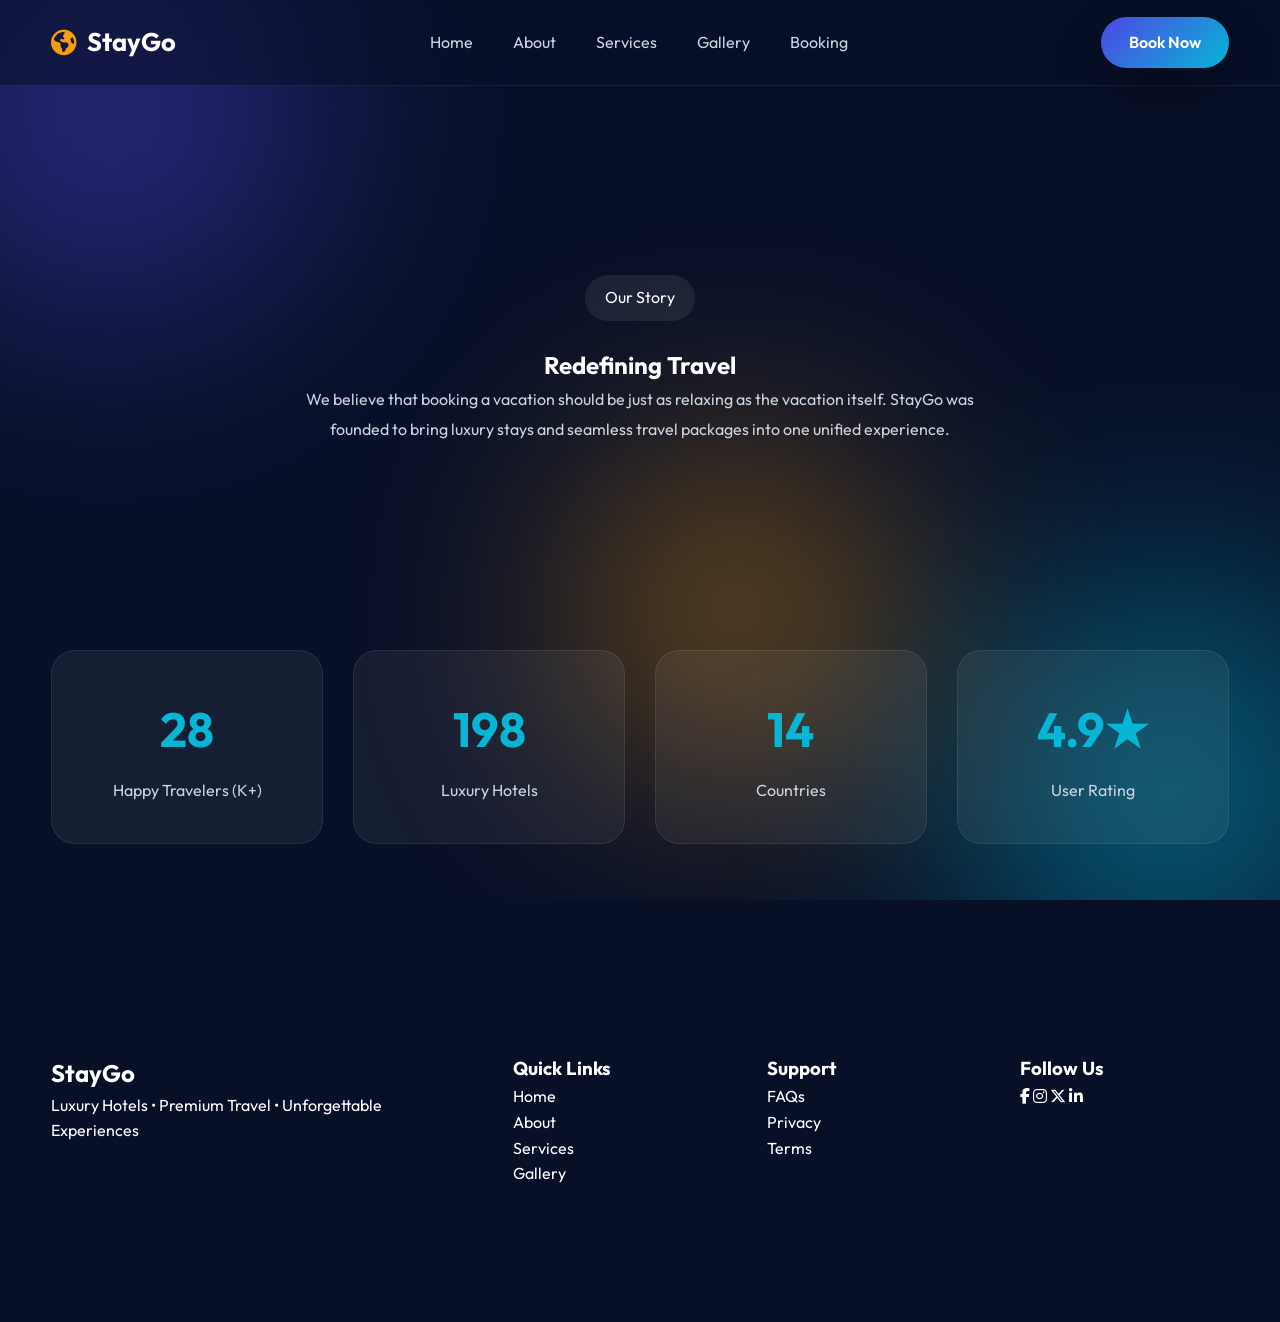
<file: about.html>
<!DOCTYPE html>
<html lang="en">
<head>
    <meta charset="UTF-8">
    <meta name="viewport" content="width=device-width, initial-scale=1.0">
    <title>About Us | StayGo Premium Hotel & Travel</title>
    <meta name="description" content="Learn more about StayGo, our mission, our team, and why 250,000+ travelers trust us for their luxury hotel and travel bookings.">
    <link rel="preconnect" href="https://fonts.googleapis.com">
    <link rel="preconnect" href="https://fonts.gstatic.com" crossorigin>
    <link href="https://fonts.googleapis.com/css2?family=Outfit:wght@300;400;500;600;700;800;900&display=swap" rel="stylesheet">
    <link rel="stylesheet" href="https://cdnjs.cloudflare.com/ajax/libs/font-awesome/6.7.2/css/all.min.css">
    <link rel="stylesheet" href="css/style.css">
    <link rel="stylesheet" href="css/responsive.css">
</head>
<!--Start of Tawk.to Script-->
<script type="text/javascript">
var Tawk_API=Tawk_API||{}, Tawk_LoadStart=new Date();
(function(){
var s1=document.createElement("script"),s0=document.getElementsByTagName("script")[0];
s1.async=true;
s1.src='https://embed.tawk.to/6a462df92aaf551d42e2d4ce/1jsh275o7';
s1.charset='UTF-8';
s1.setAttribute('crossorigin','*');
s0.parentNode.insertBefore(s1,s0);
})();
</script>
<!--End of Tawk.to Script-->
<body>
    <div class="loader"><span></span><span></span><span></span></div>
    <div class="gradient-bg"><div class="blob blob1"></div><div class="blob blob2"></div><div class="blob blob3"></div></div>
    <button class="scrollTop"><i class="fa-solid fa-arrow-up"></i></button>

    <header id="header">
        <div class="container">
            <nav>
                <a href="index.html" class="logo"><i class="fa-solid fa-earth-americas"></i><span>StayGo</span></a>
                <ul class="navMenu">
                    <li><a href="index.html">Home</a></li>
                    <li><a href="about.html" class="active">About</a></li>
                    <li><a href="services.html">Services</a></li>
                    <li><a href="gallery.html">Gallery</a></li>
                    <li><a href="booking.html">Booking</a></li>
                </ul>
                <div class="navButtons">
                    <a href="booking.html" class="bookBtn">Book Now</a>
                    <div class="menuBtn"><i class="fa-solid fa-bars"></i></div>
                </div>
            </nav>
        </div>
    </header>

    <section class="hero" style="min-height: 60vh; padding-top: 180px;">
        <div class="container text-center reveal">
            <span class="badge">Our Story</span>
            <h1>Redefining <span>Travel</span></h1>
            <p class="description" style="max-width: 700px; margin: auto;">We believe that booking a vacation should be just as relaxing as the vacation itself. StayGo was founded to bring luxury stays and seamless travel packages into one unified experience.</p>
        </div>
    </section>

    <section class="stats pt-5 pb-5">
        <div class="container">
            <div class="statsGrid reveal">
                <div class="stat">
                    <h2 class="counter" data-target="250">0</h2>
                    <p>Happy Travelers (K+)</p>
                </div>
                <div class="stat">
                    <h2 class="counter" data-target="1800">0</h2>
                    <p>Luxury Hotels</p>
                </div>
                <div class="stat">
                    <h2 class="counter" data-target="120">0</h2>
                    <p>Countries</p>
                </div>
                <div class="stat">
                    <h2>4.9★</h2>
                    <p>User Rating</p>
                </div>
            </div>
        </div>
    </section>

    <footer>
        <div class="container footerGrid">
            <div>
                <h2>StayGo</h2>
                <p>Luxury Hotels • Premium Travel • Unforgettable Experiences</p>
            </div>
            <div>
                <h3>Quick Links</h3>
                <a href="index.html">Home</a><br>
                <a href="about.html">About</a><br>
                <a href="services.html">Services</a><br>
                <a href="gallery.html">Gallery</a>
            </div>
            <div>
                <h3>Support</h3>
                <a href="#">FAQs</a><br>
                <a href="#">Privacy</a><br>
                <a href="#">Terms</a>
            </div>
            <div>
                <h3>Follow Us</h3>
                <div class="socials">
                    <i class="fab fa-facebook-f"></i>
                    <i class="fab fa-instagram"></i>
                    <i class="fab fa-x-twitter"></i>
                    <i class="fab fa-linkedin-in"></i>
                </div>
            </div>
        </div>
    </footer>
    <script src="js/script.js"></script>
</body>
</html>
</file>
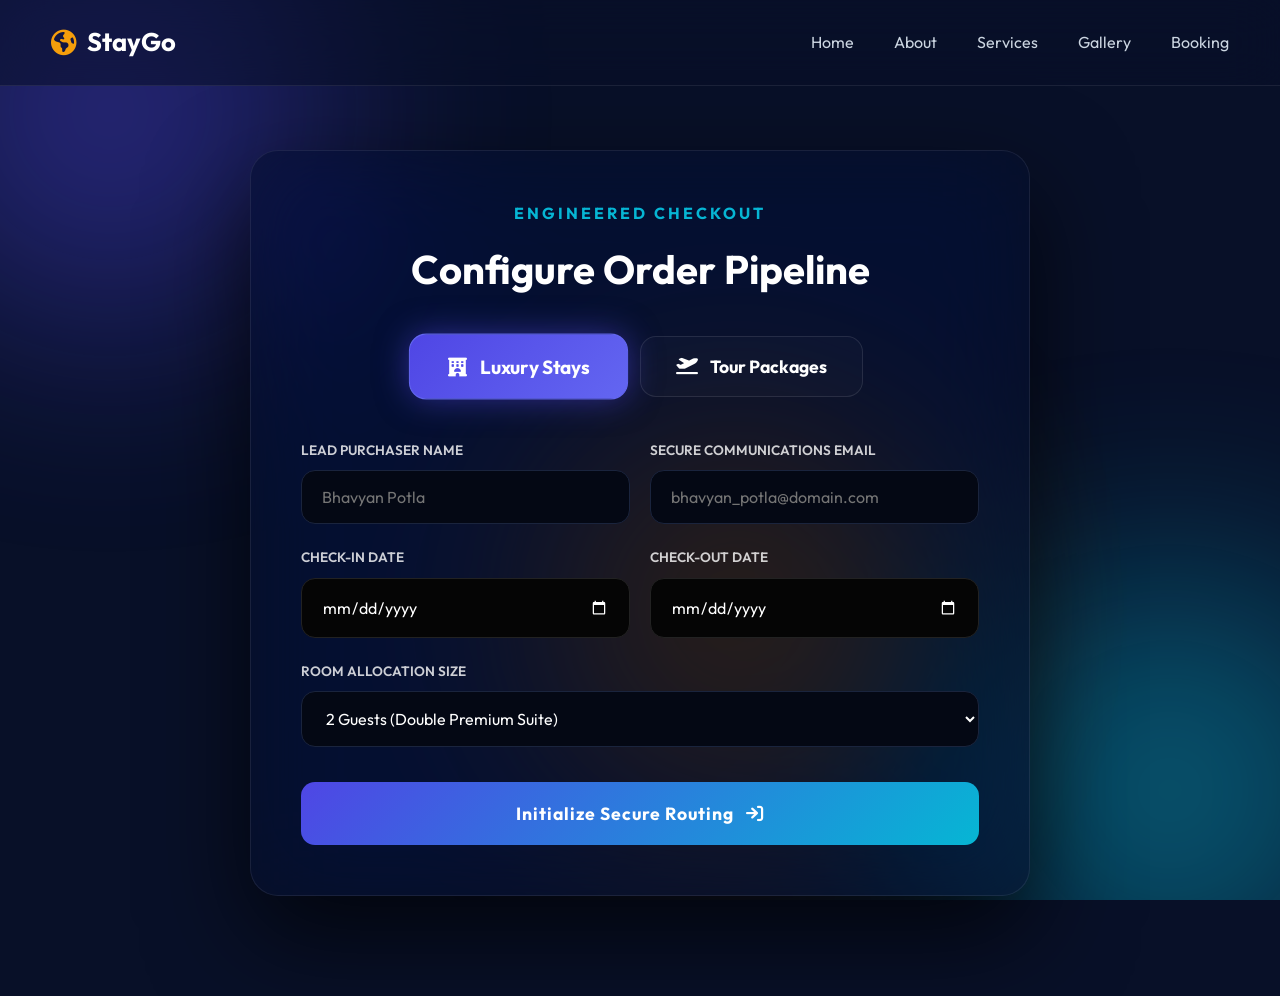
<file: booking.html>
<!DOCTYPE html>
<html lang="en">
<head>
    <meta charset="UTF-8">
    <meta name="viewport" content="width=device-width, initial-scale=1.0">
    <title>Secure Booking Portal | StayGo</title>
    <link rel="preconnect" href="https://fonts.googleapis.com">
    <link rel="preconnect" href="https://fonts.gstatic.com" crossorigin>
    <link href="https://fonts.googleapis.com/css2?family=Outfit:wght@300;400;500;600;700&display=swap" rel="stylesheet">
    <link rel="stylesheet" href="https://cdnjs.cloudflare.com/ajax/libs/font-awesome/6.7.2/css/all.min.css">
    <link rel="stylesheet" href="css/style.css">
    <link rel="stylesheet" href="css/responsive.css">
    
    <style>
        /* Premium macOS Ultra-Glass Panel */
        .mac-booking-panel {
            background: rgba(8, 16, 40, 0.6) !important;
            backdrop-filter: blur(50px) saturate(200%);
            border: 1px solid rgba(255, 255, 255, 0.08);
            border-radius: 28px;
            padding: 50px;
            box-shadow: 0 40px 100px rgba(0, 0, 0, 0.7);
            position: relative;
            z-index: 10;
        }

        /* Animated High-Contrast Active Mode Buttons */
        .glow-btn {
            cursor: pointer;
            border-radius: 16px !important;
            padding: 18px 35px !important;
            font-size: 1.1rem !important;
            font-weight: 700 !important;
            display: flex;
            align-items: center;
            gap: 12px;
            border: 1px solid rgba(255, 255, 255, 0.1) !important;
            background: rgba(255, 255, 255, 0.02) !important;
            color: #fff !important;
            transition: all 0.4s cubic-bezier(0.175, 0.885, 0.32, 1.275);
        }

        /* Hotel Active State: Bounces + Indigo Glow */
        .glow-btn.hotel-mode.active {
            background: linear-gradient(135deg, #4f46e5, #6366f1) !important;
            box-shadow: 0 0 30px rgba(79, 70, 229, 0.5);
            border-color: #6366f1 !important;
            transform: scale(1.08);
            animation: bounceJuice 0.6s ease;
        }

        /* Travel Active State: Bounces + Cyan Glow */
        .glow-btn.travel-mode.active {
            background: linear-gradient(135deg, #06b6d4, #0891b2) !important;
            box-shadow: 0 0 30px rgba(6, 182, 212, 0.5);
            border-color: #0891b2 !important;
            transform: scale(1.08);
            animation: bounceJuice 0.6s ease;
        }

        /* Pure Black Sleek Input Controls */
        .dark-input-group input, .dark-input-group select {
            width: 100%;
            background: #040814 !important;
            border: 1px solid #1a243d !important;
            color: #fff !important;
            border-radius: 14px !important;
            padding: 16px 20px !important;
            font-size: 1rem;
            margin-top: 8px;
            transition: all 0.3s ease;
        }

        .dark-input-group input:focus, .dark-input-group select:focus {
            border-color: #06b6d4 !important;
            box-shadow: 0 0 15px rgba(6, 182, 212, 0.2);
            background: #060c1f !important;
        }

        /* Physics Bounce Keyframes */
        @keyframes bounceJuice {
            0% { transform: scale(1); }
            30% { transform: scale(1.15) translateY(-8px); }
            50% { transform: scale(0.95) translateY(2px); }
            70% { transform: scale(1.05) translateY(-2px); }
            100% { transform: scale(1.08) translateY(0); }
        }

        /* Styling the Date Input to look premium and macOS-like */
.dark-input-group input[type="date"] {
    appearance: none;
    background: #050505 !important;
    color: #fff !important;
    border: 1px solid #222 !important;
    border-radius: 14px !important;
    padding: 18px 20px !important;
    cursor: pointer;
}

/* The actual calendar icon color */
.dark-input-group input[type="date"]::-webkit-calendar-picker-indicator {
    filter: invert(1) brightness(1.5);
    cursor: pointer;
}
    </style>
</head>
<!--Start of Tawk.to Script-->
<script type="text/javascript">
var Tawk_API=Tawk_API||{}, Tawk_LoadStart=new Date();
(function(){
var s1=document.createElement("script"),s0=document.getElementsByTagName("script")[0];
s1.async=true;
s1.src='https://embed.tawk.to/6a462df92aaf551d42e2d4ce/1jsh275o7';
s1.charset='UTF-8';
s1.setAttribute('crossorigin','*');
s0.parentNode.insertBefore(s1,s0);
})();
</script>
<!--End of Tawk.to Script-->
<body>
    <div class="loader"><span></span><span></span><span></span></div>
    <div class="gradient-bg"><div class="blob blob1"></div><div class="blob blob2"></div><div class="blob blob3"></div></div>

    <header id="header">
        <div class="container">
            <nav>
                <a href="index.html" class="logo"><i class="fa-solid fa-earth-americas"></i><span>StayGo</span></a>
                <ul class="navMenu">
                    <li><a href="index.html">Home</a></li>
                    <li><a href="about.html">About</a></li>
                    <li><a href="services.html">Services</a></li>
                    <li><a href="gallery.html">Gallery</a></li>
                    <li><a href="booking.html" class="active">Booking</a></li>
                </ul>
            </nav>
        </div>
    </header>

    <section style="padding-top: 150px; padding-bottom: 100px; min-height: 100vh; display: flex; align-items: center;">
        <div class="container" style="max-width: 780px; position: relative;">
            
            

            <!-- macOS Interface Form Panel -->
            <div class="mac-booking-panel reveal">
                <div class="sectionTitle" style="margin-bottom: 35px; text-align: center;">
                    <span style="letter-spacing: 3px; font-weight: 700;">Engineered Checkout</span>
                    <h2 style="font-size: 2.5rem; margin-top: 10px;">Configure Order Pipeline</h2>
                </div>

                <!-- Bouncing Colored Action Options -->
                <div style="display: flex; justify-content: center; gap: 20px; margin-bottom: 40px;">
                    <button class="glow-btn hotel-mode active" id="hotel-tab" onclick="togglePlatform('hotel')">
                        <i class="fa-solid fa-hotel"></i> Luxury Stays
                    </button>
                    <button class="glow-btn travel-mode" id="travel-tab" onclick="togglePlatform('travel')">
                        <i class="fa-solid fa-plane-departure"></i> Tour Packages
                    </button>
                </div>
                
                <!-- Unified Core Inputs -->
                <form id="checkout-pipeline-form" onsubmit="processRouting(e)">
                    <div class="grid-2" style="display: grid; grid-template-columns: 1fr 1fr; gap: 20px;">
                        <div class="dark-input-group">
                            <label style="font-size: 0.85rem; font-weight: 600; opacity: 0.8; text-transform: uppercase;">Lead Purchaser Name</label>
                            <input type="text" placeholder="Bhavyan Potla" required>
                        </div>
                        <div class="dark-input-group">
                            <label style="font-size: 0.85rem; font-weight: 600; opacity: 0.8; text-transform: uppercase;">Secure Communications Email</label>
                            <input type="email" placeholder="bhavyan_potla@domain.com" required>
                        </div>
                    </div>

                    <!-- Dynamic Sub-forms Container -->
                    <div id="dynamic-fields-wrapper" style="margin-top: 20px;">
                        <!-- Injected automatically by JS below -->
                    </div>

                    <button type="button" onclick="executeSystemRedirect()" class="searchBtn" style="width: 100%; margin-top: 35px; padding: 20px !important; border-radius: 14px !important; font-size: 1.1rem; letter-spacing: 1px;">
                        Initialize Secure Routing <i class="fa-solid fa-arrow-right-to-bracket" style="margin-left: 8px;"></i>
                    </button>
                </form>
            </div>
        </div>
    </section>

    <!-- Platform Execution Scripts -->
    <script>
        let currentSelection = 'hotel';

        const fieldsCatalog = {
            hotel: `
                <div class="grid-2" style="display: grid; grid-template-columns: 1fr 1fr; gap: 20px; animation: fadeIn 0.4s ease;">
                    <div class="dark-input-group"><label style="font-size: 0.85rem; font-weight: 600; opacity: 0.8;">CHECK-IN DATE</label><input type="date" required></div>
                    <div class="dark-input-group"><label style="font-size: 0.85rem; font-weight: 600; opacity: 0.8;">CHECK-OUT DATE</label><input type="date" required></div>
                </div>
                <div class="dark-input-group" style="margin-top: 20px; animation: fadeIn 0.4s ease;">
                    <label style="font-size: 0.85rem; font-weight: 600; opacity: 0.8;">ROOM ALLOCATION SIZE</label>
                    <select required>
                        <option>1 Guest (Solo Executive Suite)</option>
                        <option selected>2 Guests (Double Premium Suite)</option>
                        <option>3 Guests (Master Family Suite)</option>
                        <option>4+ Guests (VIP Presidential Villa)</option>
                    </select>
                </div>
            `,
            travel: `
                <div class="dark-input-group" style="animation: fadeIn 0.4s ease;">
                    <label style="font-size: 0.85rem; font-weight: 600; opacity: 0.8;">TARGET ADVENTURE DESTINATION</label>
                    <select required>
                        <option>Araku Valley Scenic Tour (Andhra Pradesh)</option>
                        <option>Maldives Overwater Bungalow Experience</option>
                        <option>Swiss Alps Winter Alpine Expedition</option>
                        <option>Dubai Premium Urban City Skyline Package</option>
                    </select>
                </div>
                <div class="grid-2" style="display: grid; grid-template-columns: 1fr 1fr; gap: 20px; margin-top: 20px; animation: fadeIn 0.4s ease;">
                    <div class="dark-input-group"><label style="font-size: 0.85rem; font-weight: 600; opacity: 0.8;">DEPARTURE TIMESTAMP</label><input type="date" required></div>
                    <div class="dark-input-group"><label style="font-size: 0.85rem; font-weight: 600; opacity: 0.8;">TRAVEL FLIGHT CLASS</label>
                        <select>
                            <option>Premium Economy</option>
                            <option selected>Business Class</option>
                            <option>First Class Suite</option>
                        </select>
                    </div>
                </div>
            `
        };

        function togglePlatform(mode) {
            currentSelection = mode;
            document.getElementById('hotel-tab').classList.remove('active');
            document.getElementById('travel-tab').classList.remove('active');
            
            if(mode === 'hotel') {
                document.getElementById('hotel-tab').classList.add('active');
            } else {
                document.getElementById('travel-tab').classList.add('active');
            }
            renderDynamicInputs();
        }

        function renderDynamicInputs() {
            document.getElementById('dynamic-fields-wrapper').innerHTML = fieldsCatalog[currentSelection];
        }

        function executeSystemRedirect() {
            // High-end dynamic URL targeting based on active layout state
            if(currentSelection === 'hotel') {
                window.location.href = "services.html?filter=hotel#services";
            } else {
                window.location.href = "services.html?filter=travel#services";
            }
        }

        // Initialize view on system load
        document.addEventListener("DOMContentLoaded", renderDynamicInputs);
    </script>
    <script src="js/script.js"></script>
</body>
</html>
</file>
<file: css/style.css>
/*==================================================
  STAYGO - PREMIUM HOTEL & TRAVEL WEBSITE
  Author : ChatGPT
==================================================*/

/*======================
 GOOGLE FONT
======================*/
@import url('https://fonts.googleapis.com/css2?family=Outfit:wght@300;400;500;600;700;800;900&display=swap');

/*======================
 CSS VARIABLES
======================*/

:root{

    --primary:#4F46E5;
    --primary-light:#6366F1;
    --secondary:#06B6D4;
    --accent:#F59E0B;

    --dark:#081028;
    --dark-light:#111827;
    --surface:rgba(255,255,255,.08);

    --white:#ffffff;
    --text:#CBD5E1;

    --shadow:0 25px 50px rgba(0,0,0,.25);

    --radius:20px;

    --transition:.35s ease;

}

/*======================
 RESET
======================*/

*{
    margin:0;
    padding:0;
    box-sizing:border-box;
}

html{

    scroll-behavior:smooth;

}

body{

    font-family:'Outfit',sans-serif;

    background:var(--dark);

    color:var(--white);

    overflow-x:hidden;

}

img{

    width:100%;

    display:block;

}

a{

    text-decoration:none;

    color:inherit;

}

ul{

    list-style:none;

}

button{

    border:none;

    outline:none;

    cursor:pointer;

    font-family:inherit;

}

input,
select{

    outline:none;

    font-family:inherit;

}

/*======================
 SCROLLBAR
======================*/

::-webkit-scrollbar{

    width:10px;

}

::-webkit-scrollbar-thumb{

    background:var(--primary);

    border-radius:20px;

}

::-webkit-scrollbar-track{

    background:#0a132d;

}

/*======================
 CONTAINER
======================*/

.container{

    width:min(1200px,92%);

    margin:auto;

}

/*======================
 BACKGROUND
======================*/

.gradient-bg{

    position:fixed;

    inset:0;

    z-index:-10;

    overflow:hidden;

}

.blob{

    position:absolute;

    border-radius:50%;

    filter:blur(120px);

    opacity:.45;

    animation:floatBlob 18s infinite alternate;

}

.blob1{

    width:420px;

    height:420px;

    background:#4F46E5;

    top:-100px;

    left:-100px;

}

.blob2{

    width:420px;

    height:420px;

    background:#06B6D4;

    bottom:-100px;

    right:-100px;

}

.blob3{

    width:320px;

    height:320px;

    background:#F59E0B;

    top:50%;

    left:45%;

}

/*======================
 LOADER
======================*/

.loader{

    position:fixed;

    inset:0;

    background:#081028;

    display:flex;

    justify-content:center;

    align-items:center;

    gap:12px;

    z-index:99999;

}

.loader span{

    width:18px;

    height:18px;

    border-radius:50%;

    background:var(--primary);

    animation:bounce .7s infinite alternate;

}

.loader span:nth-child(2){

    animation-delay:.2s;

}

.loader span:nth-child(3){

    animation-delay:.4s;

}

/*======================
 HEADER
======================*/

header{

    position:fixed;

    top:0;

    width:100%;

    z-index:1000;

    backdrop-filter:blur(25px);

    background:rgba(8,16,40,.55);

    border-bottom:1px solid rgba(255,255,255,.08);

}

nav{

    display:flex;

    align-items:center;

    justify-content:space-between;

    height:85px;

}

.logo{

    display:flex;

    align-items:center;

    gap:10px;

    font-size:1.6rem;

    font-weight:700;

}

.logo i{

    color:var(--accent);

}

.navMenu{

    display:flex;

    gap:40px;

}

.navMenu a{

    position:relative;

    color:var(--text);

    transition:var(--transition);

}

.navMenu a:hover{

    color:#fff;

}

.navMenu a::after{

    content:"";

    position:absolute;

    left:0;

    bottom:-6px;

    width:0;

    height:2px;

    background:var(--secondary);

    transition:.3s;

}

.navMenu a:hover::after{

    width:100%;

}

.navButtons{

    display:flex;

    align-items:center;

    gap:18px;

}

.bookBtn{

    padding:13px 28px;

    background:linear-gradient(135deg,var(--primary),var(--secondary));

    border-radius:50px;

    color:#fff;

    font-weight:600;

    box-shadow:var(--shadow);

    transition:.35s;

}

.bookBtn:hover{

    transform:translateY(-4px);

}

.menuBtn{

    display:none;

    font-size:1.5rem;

}

/*======================
 HERO
======================*/

.hero{

    min-height:100vh;

    display:flex;

    align-items:center;

    padding-top:120px;

}

.heroContainer{

    display:grid;

    grid-template-columns:1fr 1fr;

    align-items:center;

    gap:70px;

}

.badge{

    display:inline-flex;

    padding:10px 20px;

    border-radius:40px;

    background:rgba(255,255,255,.08);

    color:#fff;

    margin-bottom:25px;

}

.heroContent h1{

    font-size:4.3rem;

    line-height:1.05;

    margin-bottom:22px;

}

.heroContent h1 span{

    color:var(--secondary);

}

.heroContent p{

    color:var(--text);

    line-height:1.9;

    margin-bottom:40px;

}

.heroButtons{

    display:flex;

    gap:20px;

    margin-bottom:50px;

}

.primaryBtn{

    padding:15px 34px;

    border-radius:50px;

    background:linear-gradient(135deg,var(--primary),var(--secondary));

    color:#fff;

    transition:.35s;

}

.primaryBtn:hover{

    transform:translateY(-4px);

}

.secondaryBtn{

    padding:15px 34px;

    border-radius:50px;

    border:1px solid rgba(255,255,255,.15);

    backdrop-filter:blur(10px);

}

.heroStats{

    display:flex;

    gap:50px;

}

.heroStats h2{

    font-size:2rem;

}

.heroStats span{

    color:var(--text);

}

.heroImage{

    position:relative;

}

.heroImage img{

    border-radius:30px;

    box-shadow:var(--shadow);

}

.floatingCard{

    position:absolute;

    left:-30px;

    bottom:40px;

    display:flex;

    align-items:center;

    gap:18px;

    padding:18px 24px;

    border-radius:18px;

    background:rgba(255,255,255,.12);

    backdrop-filter:blur(20px);

}

.floatingCard i{

    font-size:2rem;

    color:gold;

}

/*======================
 ANIMATIONS
======================*/

@keyframes bounce{

    to{

        transform:translateY(-15px);

    }

}

@keyframes floatBlob{

    from{

        transform:translateY(0) translateX(0);

    }

    to{

        transform:translateY(60px) translateX(80px);

    }

}
/*==================================================
 BOOKING SECTION
==================================================*/

.booking{
    margin-top:-80px;
    position:relative;
    z-index:100;
    margin-bottom:120px;
}

.bookingCard{

    background:rgba(255,255,255,.08);

    backdrop-filter:blur(25px);

    border:1px solid rgba(255,255,255,.08);

    border-radius:25px;

    padding:35px;

    box-shadow:0 25px 60px rgba(0,0,0,.25);

}

.bookingTabs{

    display:flex;

    gap:15px;

    margin-bottom:30px;

}

.bookingTabs .tab{

    padding:14px 30px;

    border-radius:50px;

    background:rgba(255,255,255,.05);

    color:#fff;

    transition:.35s;

}

.bookingTabs .active{

    background:linear-gradient(135deg,var(--primary),var(--secondary));

}

.bookingForm{

    display:grid;

    grid-template-columns:2fr 1fr 1fr 1fr auto;

    gap:20px;

}

.inputGroup{

    display:flex;

    flex-direction:column;

    gap:12px;

}

.inputGroup label{

    color:#fff;

    font-weight:600;

}

.inputGroup input,
.inputGroup select{

    background:rgba(255,255,255,.08);

    border:none;

    border-radius:14px;

    color:#fff;

    padding:16px;

}

.inputGroup input::placeholder{

    color:#CBD5E1;

}

.searchBtn{

    align-self:end;

    padding:17px 34px;

    border-radius:14px;

    background:linear-gradient(135deg,var(--primary),var(--secondary));

    color:#fff;

    font-weight:700;

    transition:.35s;

}

.searchBtn:hover{

    transform:translateY(-4px);

}

/*==================================================
 SECTION TITLE
==================================================*/

.sectionTitle{

    text-align:center;

    margin-bottom:70px;

}

.sectionTitle span{

    color:var(--secondary);

    text-transform:uppercase;

    letter-spacing:2px;

    font-weight:700;

}

.sectionTitle h2{

    font-size:3rem;

    margin:18px 0;

}

.sectionTitle p{

    max-width:650px;

    margin:auto;

    color:var(--text);

    line-height:1.8;

}

/*==================================================
 DESTINATIONS
==================================================*/

.destinations{

    padding:110px 0;

}

.destinationGrid{

    display:grid;

    grid-template-columns:repeat(4,1fr);

    gap:28px;

}

.destinationCard{

    position:relative;

    overflow:hidden;

    border-radius:25px;

    cursor:pointer;

    transition:.4s;

}

.destinationCard img{

    height:450px;

    object-fit:cover;

    transition:.5s;

}

.destinationOverlay{

    position:absolute;

    inset:0;

    background:linear-gradient(transparent,rgba(0,0,0,.8));

    display:flex;

    justify-content:flex-end;

    flex-direction:column;

    padding:30px;

}

.destinationOverlay h3{

    font-size:1.9rem;

}

.destinationOverlay span{

    color:#ddd;

}

.destinationCard:hover{

    transform:translateY(-12px);

}

.destinationCard:hover img{

    transform:scale(1.12);

}

/*==================================================
 HOTELS
==================================================*/

.hotels{

    padding:100px 0;

}

.hotelGrid{

    display:grid;

    grid-template-columns:repeat(3,1fr);

    gap:35px;

}

.hotelCard{

    overflow:hidden;

    border-radius:24px;

    background:rgba(255,255,255,.06);

    backdrop-filter:blur(20px);

    transition:.4s;

    border:1px solid rgba(255,255,255,.08);

}

.hotelCard:hover{

    transform:translateY(-15px);

    box-shadow:0 30px 60px rgba(0,0,0,.3);

}

.hotelImage{

    position:relative;

    overflow:hidden;

}

.hotelImage img{

    height:270px;

    object-fit:cover;

    transition:.5s;

}

.hotelCard:hover img{

    transform:scale(1.08);

}

.hotelImage .price{

    position:absolute;

    top:20px;

    right:20px;

    background:#fff;

    color:#111;

    padding:8px 18px;

    border-radius:30px;

    font-weight:700;

}

.hotelContent{

    padding:28px;

}

.hotelContent h3{

    font-size:1.5rem;

    margin-bottom:10px;

}

.hotelContent p{

    color:var(--text);

    margin-bottom:20px;

}

.rating{

    color:#FFD700;

    margin-bottom:25px;

}

.rating span{

    color:#fff;

    margin-left:10px;

}

.cardBtn{

    display:inline-block;

    padding:13px 30px;

    border-radius:40px;

    background:linear-gradient(135deg,var(--primary),var(--secondary));

    transition:.35s;

}

.cardBtn:hover{

    transform:translateY(-3px);

}

/*==================================================
 WHY US
==================================================*/

.whyUs{

    padding:120px 0;

}

.whyGrid{

    display:grid;

    grid-template-columns:1fr 1fr;

    gap:70px;

    align-items:center;

}

.whyImage img{

    border-radius:25px;

    box-shadow:0 25px 60px rgba(0,0,0,.3);

}

.whyContent span{

    color:var(--secondary);

    font-weight:700;

    letter-spacing:2px;

}

.whyContent h2{

    font-size:3rem;

    margin:20px 0;

}

.whyContent p{

    color:var(--text);

    line-height:1.9;

    margin-bottom:40px;

}

.features{

    display:grid;

    grid-template-columns:repeat(2,1fr);

    gap:20px;

}

.features div{

    padding:22px;

    border-radius:18px;

    background:rgba(255,255,255,.06);

    transition:.35s;

    font-weight:600;

}

.features div:hover{

    transform:translateY(-6px);

    background:rgba(255,255,255,.10);

}

.features i{

    color:var(--accent);

    margin-right:12px;

}

/*==================================================
 STATS
==================================================*/

.stats{

    padding:80px 0 120px;

}

.statsGrid{

    display:grid;

    grid-template-columns:repeat(4,1fr);

    gap:30px;

}

.stat{

    padding:40px;

    text-align:center;

    border-radius:24px;

    background:rgba(255,255,255,.06);

    border:1px solid rgba(255,255,255,.08);

    transition:.35s;

}

.stat:hover{

    transform:translateY(-10px);

}

.stat h2{

    font-size:3rem;

    color:var(--secondary);

    margin-bottom:10px;

}

.stat p{

    color:var(--text);

}
/*==================================================
 PACKAGES
==================================================*/

.packages{
    padding:120px 0;
}

.packageGrid{
    display:grid;
    grid-template-columns:repeat(3,1fr);
    gap:35px;
}

.packageCard{
    position:relative;
    overflow:hidden;
    background:rgba(255,255,255,.06);
    border:1px solid rgba(255,255,255,.08);
    border-radius:25px;
    transition:.4s;
    backdrop-filter:blur(18px);
}

.packageCard:hover{
    transform:translateY(-15px);
    box-shadow:0 30px 60px rgba(0,0,0,.35);
}

.packageImage{
    position:relative;
    overflow:hidden;
}

.packageImage img{
    height:260px;
    object-fit:cover;
    transition:.5s;
}

.packageCard:hover img{
    transform:scale(1.08);
}

.packageBadge{
    position:absolute;
    top:20px;
    left:20px;
    background:var(--accent);
    color:#fff;
    padding:8px 18px;
    border-radius:30px;
    font-size:.9rem;
    font-weight:600;
}

.packageContent{
    padding:28px;
}

.packageContent h3{
    font-size:1.6rem;
    margin-bottom:15px;
}

.packageContent p{
    color:var(--text);
    line-height:1.8;
    margin-bottom:22px;
}

.packageInfo{
    display:flex;
    justify-content:space-between;
    margin-bottom:25px;
}

.packageInfo div{
    display:flex;
    align-items:center;
    gap:8px;
    color:var(--text);
}

.packageInfo i{
    color:var(--secondary);
}

.packageBottom{
    display:flex;
    justify-content:space-between;
    align-items:center;
}

.packagePrice h2{
    color:var(--secondary);
    font-size:2rem;
}

.packagePrice span{
    color:var(--text);
    font-size:.95rem;
}

/*==================================================
 GALLERY
==================================================*/

.gallery{
    padding:120px 0;
}

.galleryFilter{
    display:flex;
    justify-content:center;
    flex-wrap:wrap;
    gap:15px;
    margin-bottom:50px;
}

.filterBtn{
    padding:12px 28px;
    border-radius:50px;
    background:rgba(255,255,255,.08);
    color:#fff;
    transition:.35s;
}

.filterBtn.active,
.filterBtn:hover{
    background:linear-gradient(
        135deg,
        var(--primary),
        var(--secondary)
    );
}

.galleryGrid{
    display:grid;
    grid-template-columns:repeat(3,1fr);
    gap:22px;
}

.galleryItem{
    position:relative;
    overflow:hidden;
    border-radius:20px;
}

.galleryItem img{
    height:300px;
    object-fit:cover;
    transition:.6s;
}

.galleryOverlay{
    position:absolute;
    inset:0;
    background:rgba(8,16,40,.65);
    display:flex;
    justify-content:center;
    align-items:center;
    flex-direction:column;
    opacity:0;
    transition:.4s;
}

.galleryOverlay i{
    width:65px;
    height:65px;
    border-radius:50%;
    display:flex;
    justify-content:center;
    align-items:center;
    background:#fff;
    color:var(--primary);
    font-size:1.4rem;
    margin-bottom:15px;
}

.galleryOverlay h3{
    font-size:1.4rem;
}

.galleryItem:hover img{
    transform:scale(1.12);
}

.galleryItem:hover .galleryOverlay{
    opacity:1;
}

/*==================================================
 TESTIMONIALS
==================================================*/

.testimonials{
    padding:120px 0;
}

.testimonialWrapper{
    display:grid;
    grid-template-columns:repeat(3,1fr);
    gap:35px;
}

.testimonialCard{
    background:rgba(255,255,255,.06);
    backdrop-filter:blur(18px);
    border-radius:24px;
    padding:35px;
    border:1px solid rgba(255,255,255,.08);
    transition:.4s;
}

.testimonialCard:hover{
    transform:translateY(-10px);
}

.quoteIcon{
    width:65px;
    height:65px;
    border-radius:50%;
    background:linear-gradient(
        135deg,
        var(--primary),
        var(--secondary)
    );
    display:flex;
    align-items:center;
    justify-content:center;
    font-size:1.5rem;
    margin-bottom:25px;
}

.testimonialCard p{
    color:var(--text);
    line-height:1.9;
    margin-bottom:30px;
}

.client{
    display:flex;
    align-items:center;
    gap:18px;
}

.client img{
    width:70px;
    height:70px;
    border-radius:50%;
    object-fit:cover;
}

.clientInfo h4{
    margin-bottom:6px;
}

.clientInfo span{
    color:var(--text);
    font-size:.95rem;
}

.clientRating{
    color:#FFD700;
    margin-top:8px;
}

/*==================================================
 NEWSLETTER
==================================================*/

.newsletter{
    padding:120px 0;
}

.newsletterBox{
    padding:70px;
    border-radius:30px;
    background:linear-gradient(
        135deg,
        var(--primary),
        var(--secondary)
    );
    text-align:center;
}

.newsletterBox h2{
    font-size:3rem;
    margin-bottom:20px;
}

.newsletterBox p{
    max-width:650px;
    margin:auto;
    line-height:1.8;
    margin-bottom:35px;
}

.newsletterForm{
    max-width:700px;
    margin:auto;
    display:flex;
    gap:15px;
}

.newsletterForm input{
    flex:1;
    padding:18px 22px;
    border:none;
    border-radius:50px;
}

.newsletterForm button{
    padding:18px 35px;
    border-radius:50px;
    background:var(--dark);
    color:#fff;
    transition:.35s;
}

.newsletterForm button:hover{
    transform:translateY(-4px);
}

/*==================================================
 FOOTER
==================================================*/

footer{
    padding:100px 0 30px;
}

.footerGrid{
    display:grid;
    grid-template-columns:2fr 1fr 1fr 1fr;
    gap:45px;
    margin-bottom:60px;
}

.footerLogo{
    font-size:2rem;
    font-weight:700;
    margin-bottom:20px;
}

.footerAbout{
    color:var(--text);
    line-height:1.9;
    margin-bottom:30px;
}

.socialLinks{
    display:flex;
    gap:15px;
}

.socialLinks a{
    width:46px;
    height:46px;
    border-radius:50%;
    background:rgba(255,255,255,.08);
    display:flex;
    justify-content:center;
    align-items:center;
    transition:.35s;
}

.socialLinks a:hover{
    background:var(--primary);
    transform:translateY(-5px);
}

.footerCol h3{
    margin-bottom:25px;
}

.footerCol ul{
    display:flex;
    flex-direction:column;
    gap:15px;
}

.footerCol ul li a{
    color:var(--text);
    transition:.35s;
}

.footerCol ul li a:hover{
    color:#fff;
    padding-left:8px;
}

.footerContact li{
    display:flex;
    align-items:flex-start;
    gap:12px;
    color:var(--text);
}

.footerContact i{
    color:var(--secondary);
    margin-top:4px;
}

.footerBottom{
    padding-top:30px;
    border-top:1px solid rgba(255,255,255,.08);
    text-align:center;
    color:var(--text);
}

/*==================================================
 BACK TO TOP
==================================================*/

.scrollTop{
    position:fixed;
    right:25px;
    bottom:25px;
    width:55px;
    height:55px;
    border-radius:50%;
    background:linear-gradient(
        135deg,
        var(--primary),
        var(--secondary)
    );
    display:flex;
    justify-content:center;
    align-items:center;
    color:#fff;
    font-size:1.3rem;
    cursor:pointer;
    opacity:0;
    visibility:hidden;
    transition:.35s;
    z-index:999;
}

.scrollTop.show{
    opacity:1;
    visibility:visible;
}

.scrollTop:hover{
    transform:translateY(-5px);
}

/*==================================================
 EXTRA ANIMATIONS
==================================================*/

.fadeUp{
    animation:fadeUp .8s ease forwards;
}

.zoomIn{
    animation:zoomIn .7s ease forwards;
}

@keyframes fadeUp{
    from{
        opacity:0;
        transform:translateY(50px);
    }
    to{
        opacity:1;
        transform:translateY(0);
    }
}

@keyframes zoomIn{
    from{
        opacity:0;
        transform:scale(.8);
    }
    to{
        opacity:1;
        transform:scale(1);
    }
}

@keyframes rotate{
    from{
        transform:rotate(0deg);
    }
    to{
        transform:rotate(360deg);
    }
}

@keyframes pulse{
    0%{
        transform:scale(1);
    }
    50%{
        transform:scale(1.08);
    }
    100%{
        transform:scale(1);
    }
}

@keyframes slideLeft{
    from{
        opacity:0;
        transform:translateX(-60px);
    }
    to{
        opacity:1;
        transform:translateX(0);
    }
}

@keyframes slideRight{
    from{
        opacity:0;
        transform:translateX(60px);
    }
    to{
        opacity:1;
        transform:translateX(0);
    }
}
/*==================================================
                 UTILITY CLASSES
==================================================*/

.text-center{
    text-align:center;
}

.text-left{
    text-align:left;
}

.text-right{
    text-align:right;
}

.d-flex{
    display:flex;
}

.flex-center{
    display:flex;
    align-items:center;
    justify-content:center;
}

.flex-between{
    display:flex;
    justify-content:space-between;
    align-items:center;
}

.flex-column{
    display:flex;
    flex-direction:column;
}

.grid-2{
    display:grid;
    grid-template-columns:repeat(2,1fr);
    gap:30px;
}

.grid-3{
    display:grid;
    grid-template-columns:repeat(3,1fr);
    gap:30px;
}

.grid-4{
    display:grid;
    grid-template-columns:repeat(4,1fr);
    gap:30px;
}

/*==================================================
                 SPACING HELPERS
==================================================*/

.mt-1{margin-top:10px;}
.mt-2{margin-top:20px;}
.mt-3{margin-top:30px;}
.mt-4{margin-top:40px;}
.mt-5{margin-top:60px;}

.mb-1{margin-bottom:10px;}
.mb-2{margin-bottom:20px;}
.mb-3{margin-bottom:30px;}
.mb-4{margin-bottom:40px;}
.mb-5{margin-bottom:60px;}

.pt-5{
    padding-top:120px;
}

.pb-5{
    padding-bottom:120px;
}

/*==================================================
                 GLASS CARD
==================================================*/

.glass{
    background:rgba(255,255,255,.07);
    border:1px solid rgba(255,255,255,.08);
    backdrop-filter:blur(20px);
    border-radius:25px;
    box-shadow:0 20px 45px rgba(0,0,0,.25);
}

/*==================================================
                 SECTION SPACING
==================================================*/

section{
    position:relative;
}

section:not(.hero){
    padding:110px 0;
}

/*==================================================
                 IMAGE EFFECTS
==================================================*/

.img-hover{
    overflow:hidden;
    border-radius:20px;
}

.img-hover img{
    transition:.6s;
}

.img-hover:hover img{
    transform:scale(1.1);
}

.rounded{
    border-radius:20px;
}

.shadow{
    box-shadow:0 25px 60px rgba(0,0,0,.25);
}

/*==================================================
                 BUTTON EFFECTS
==================================================*/

button,
.primaryBtn,
.cardBtn,
.bookBtn,
.searchBtn{
    transition:.35s ease;
}

button:hover,
.primaryBtn:hover,
.cardBtn:hover,
.bookBtn:hover,
.searchBtn:hover{
    filter:brightness(1.08);
}

button:active{
    transform:scale(.96);
}

/*==================================================
                 LINKS
==================================================*/

a{
    transition:.35s;
}

a:hover{
    color:var(--secondary);
}

/*==================================================
                 FORM EFFECTS
==================================================*/

input,
select,
textarea{

    transition:.35s;
}

input:focus,
select:focus,
textarea:focus{

    border:1px solid var(--secondary);

    box-shadow:0 0 0 4px rgba(6,182,212,.18);

}

textarea{

    resize:none;

}

/*==================================================
                 GLASS BOXES
==================================================*/

.box{

    padding:30px;

    border-radius:20px;

    background:rgba(255,255,255,.05);

    backdrop-filter:blur(20px);

    border:1px solid rgba(255,255,255,.08);

}

/*==================================================
                 ICON BOX
==================================================*/

.iconBox{

    width:70px;

    height:70px;

    display:flex;

    align-items:center;

    justify-content:center;

    border-radius:20px;

    background:linear-gradient(
        135deg,
        var(--primary),
        var(--secondary)
    );

    color:#fff;

    font-size:1.6rem;

}

/*==================================================
                 HOVER CARD
==================================================*/

.hoverCard{

    transition:.4s;

}

.hoverCard:hover{

    transform:translateY(-12px);

    box-shadow:0 30px 60px rgba(0,0,0,.3);

}

/*==================================================
                 TITLE
==================================================*/

.title{

    font-size:2.5rem;

    margin-bottom:20px;

}

.subtitle{

    color:var(--secondary);

    font-weight:700;

    letter-spacing:2px;

    text-transform:uppercase;

    margin-bottom:10px;

}

.description{

    color:var(--text);

    line-height:1.9;

}

/*==================================================
                 LIST STYLE
==================================================*/

.checkList{

    display:flex;

    flex-direction:column;

    gap:15px;

}

.checkList li{

    display:flex;

    align-items:center;

    gap:12px;

    color:var(--text);

}

.checkList i{

    color:#22c55e;

}

/*==================================================
                 BADGES
==================================================*/

.badge-primary{

    display:inline-block;

    padding:8px 18px;

    border-radius:30px;

    background:var(--primary);

}

.badge-secondary{

    display:inline-block;

    padding:8px 18px;

    border-radius:30px;

    background:var(--secondary);

}

.badge-accent{

    display:inline-block;

    padding:8px 18px;

    border-radius:30px;

    background:var(--accent);

}

/*==================================================
                 REVEAL ANIMATION
==================================================*/

.reveal{

    opacity:0;

    transform:translateY(60px);

    transition:1s;

}

.reveal.active{

    opacity:1;

    transform:translateY(0);

}

/*==================================================
                 FLOAT
==================================================*/

.float{

    animation:floating 4s ease-in-out infinite;

}

@keyframes floating{

    0%{

        transform:translateY(0);

    }

    50%{

        transform:translateY(-15px);

    }

    100%{

        transform:translateY(0);

    }

}

/*==================================================
                 SPIN
==================================================*/

.spin{

    animation:spin 12s linear infinite;

}

@keyframes spin{

    from{

        transform:rotate(0deg);

    }

    to{

        transform:rotate(360deg);

    }

}

/*==================================================
                 PULSE
==================================================*/

.pulse{

    animation:pulseGlow 2s infinite;

}

@keyframes pulseGlow{

    0%{

        box-shadow:0 0 0 0 rgba(79,70,229,.45);

    }

    70%{

        box-shadow:0 0 0 18px transparent;

    }

    100%{

        box-shadow:0 0 0 0 transparent;

    }

}

/*==================================================
                 SCROLL TO TOP
==================================================*/

.scrollTop{

    transition:.35s;

}

.scrollTop:hover{

    transform:translateY(-8px);

}

/*==================================================
                 LOADER FINISH
==================================================*/

.loader.hide{

    opacity:0;

    visibility:hidden;

    transition:.6s;

}

/*==================================================
                 ACTIVE NAVIGATION
==================================================*/

.navMenu a.active{

    color:#fff;

}

.navMenu a.active::after{

    width:100%;

}

/*==================================================
                 SELECTION
==================================================*/

::selection{

    background:var(--secondary);

    color:#fff;

}

/*==================================================
                 FINAL POLISH
==================================================*/

html{

    scroll-padding-top:90px;

}

body{

    line-height:1.6;

}

img{

    user-select:none;

    -webkit-user-drag:none;

}

button{

    font-size:1rem;

}

.container::after{

    content:"";

    display:block;

    clear:both;

}

/*==================================================
                 END OF STYLE.CSS
==================================================*/
</file>
<file: css/responsive.css>
/*=========================================
    RESPONSIVE CSS
    STAYGO HOTEL WEBSITE
==========================================*/

/*=========================================
        LARGE DEVICES (1200px)
==========================================*/

@media (max-width:1200px){

.container{
    width:94%;
}

/* Hero */

.heroContainer{
    gap:50px;
}

.heroContent h1{
    font-size:3.8rem;
}

.heroImage img{
    height:600px;
    object-fit:cover;
}

/* Booking */

.bookingForm{
    grid-template-columns:repeat(2,1fr);
}

.searchBtn{
    width:100%;
}

/* Destination */

.destinationGrid{
    grid-template-columns:repeat(2,1fr);
}

/* Hotels */

.hotelGrid{
    grid-template-columns:repeat(2,1fr);
}

/* Packages */

.packageGrid{
    grid-template-columns:repeat(2,1fr);
}

/* Stats */

.statsGrid{
    grid-template-columns:repeat(2,1fr);
}

}

/*=========================================
        LAPTOP (992px)
==========================================*/

@media (max-width:992px){

section{
    padding:90px 0;
}

/* Navigation */

.menuBtn{
    display:block;
    color:#fff;
    cursor:pointer;
    z-index:1001;
}

.navMenu{

    position:fixed;

    top:85px;

    right:-100%;

    width:300px;

    height:calc(100vh - 85px);

    background:#081028;

    display:flex;

    flex-direction:column;

    justify-content:flex-start;

    align-items:center;

    padding-top:50px;

    gap:35px;

    transition:.4s;

    border-left:1px solid rgba(255,255,255,.08);

}

.navMenu.active{

    right:0;

}

.bookBtn{

    display:none;

}

/* Hero */

.hero{

    padding-top:140px;

}

.heroContainer{

    grid-template-columns:1fr;

    text-align:center;

}

.heroButtons{

    justify-content:center;

}

.heroStats{

    justify-content:center;

}

.heroImage{

    order:-1;

}

.heroImage img{

    max-width:650px;

    margin:auto;

}

.floatingCard{

    left:20px;

    bottom:20px;

}

/* Booking */

.booking{

    margin-top:0;

}

.bookingForm{

    grid-template-columns:1fr 1fr;

}

.searchBtn{

    grid-column:span 2;

}

/* Why Us */

.whyGrid{

    grid-template-columns:1fr;

}

.whyImage{

    order:-1;

}

/* Testimonials */

.testimonialWrapper{

    grid-template-columns:repeat(2,1fr);

}

/* Footer */

.footerGrid{

    grid-template-columns:repeat(2,1fr);

    gap:40px;

}

.newsletterForm{

    flex-direction:column;

}

.newsletterForm button{

    width:100%;

}

}

/*=========================================
        TABLET (768px)
==========================================*/

@media (max-width:768px){

.sectionTitle h2{

    font-size:2.3rem;

}

.heroContent h1{

    font-size:3rem;

}

.heroButtons{

    flex-direction:column;

}

.heroButtons a{

    width:100%;

    text-align:center;

}

.heroStats{

    flex-wrap:wrap;

    gap:30px;

}

.bookingTabs{

    flex-wrap:wrap;

}

.bookingForm{

    grid-template-columns:1fr;

}

.searchBtn{

    grid-column:auto;

}

.destinationGrid{

    grid-template-columns:1fr;

}

.hotelGrid{

    grid-template-columns:1fr;

}

.packageGrid{

    grid-template-columns:1fr;

}

.galleryGrid{

    grid-template-columns:repeat(2,1fr);

}

.testimonialWrapper{

    grid-template-columns:1fr;

}

.features{

    grid-template-columns:1fr;

}

.statsGrid{

    grid-template-columns:1fr 1fr;

}

.footerGrid{

    grid-template-columns:1fr;

}

.newsletterBox{

    padding:45px 30px;

}

.newsletterBox h2{

    font-size:2.2rem;

}

}

/*=========================================
        MOBILE (576px)
==========================================*/

@media (max-width:576px){

nav{

    height:75px;

}

.navMenu{

    top:75px;

    width:100%;

    height:calc(100vh - 75px);

}

.hero{

    padding-top:120px;

}

.heroContent h1{

    font-size:2.3rem;

}

.heroContent p{

    font-size:.95rem;

}

.badge{

    font-size:.85rem;

}

.primaryBtn,
.secondaryBtn{

    padding:14px 20px;

}

.heroStats{

    flex-direction:column;

}

.heroStats h2{

    font-size:1.8rem;

}

.floatingCard{

    position:relative;

    left:0;

    bottom:0;

    margin-top:20px;

}

.bookingCard{

    padding:25px;

}

.bookingTabs{

    flex-direction:column;

}

.bookingTabs .tab{

    width:100%;

}

.sectionTitle h2{

    font-size:2rem;

}

.sectionTitle p{

    font-size:.95rem;

}

.destinationCard img{

    height:350px;

}

.hotelImage img{

    height:230px;

}

.packageImage img{

    height:230px;

}

.galleryGrid{

    grid-template-columns:1fr;

}

.galleryItem img{

    height:260px;

}

.client{

    flex-direction:column;

    text-align:center;

}

.client img{

    margin:auto;

}

.newsletterBox{

    padding:35px 20px;

}

.newsletterBox h2{

    font-size:1.8rem;

}

.newsletterForm input{

    width:100%;

}

.footerLogo{

    font-size:1.7rem;

}

.scrollTop{

    width:48px;

    height:48px;

    right:18px;

    bottom:18px;

}

}

/*=========================================
        SMALL MOBILE (400px)
==========================================*/

@media (max-width:400px){

.heroContent h1{

    font-size:2rem;

}

.heroContent p{

    font-size:.9rem;

}

.heroButtons{

    gap:15px;

}

.heroStats{

    gap:20px;

}

.bookingCard{

    padding:20px;

}

.sectionTitle h2{

    font-size:1.8rem;

}

.hotelContent{

    padding:20px;

}

.packageContent{

    padding:20px;

}

.testimonialCard{

    padding:25px;

}

.newsletterBox{

    padding:30px 15px;

}

.newsletterBox h2{

    font-size:1.6rem;

}

.footerGrid{

    gap:30px;

}

.footerBottom{

    font-size:.9rem;

}

}
</file>
